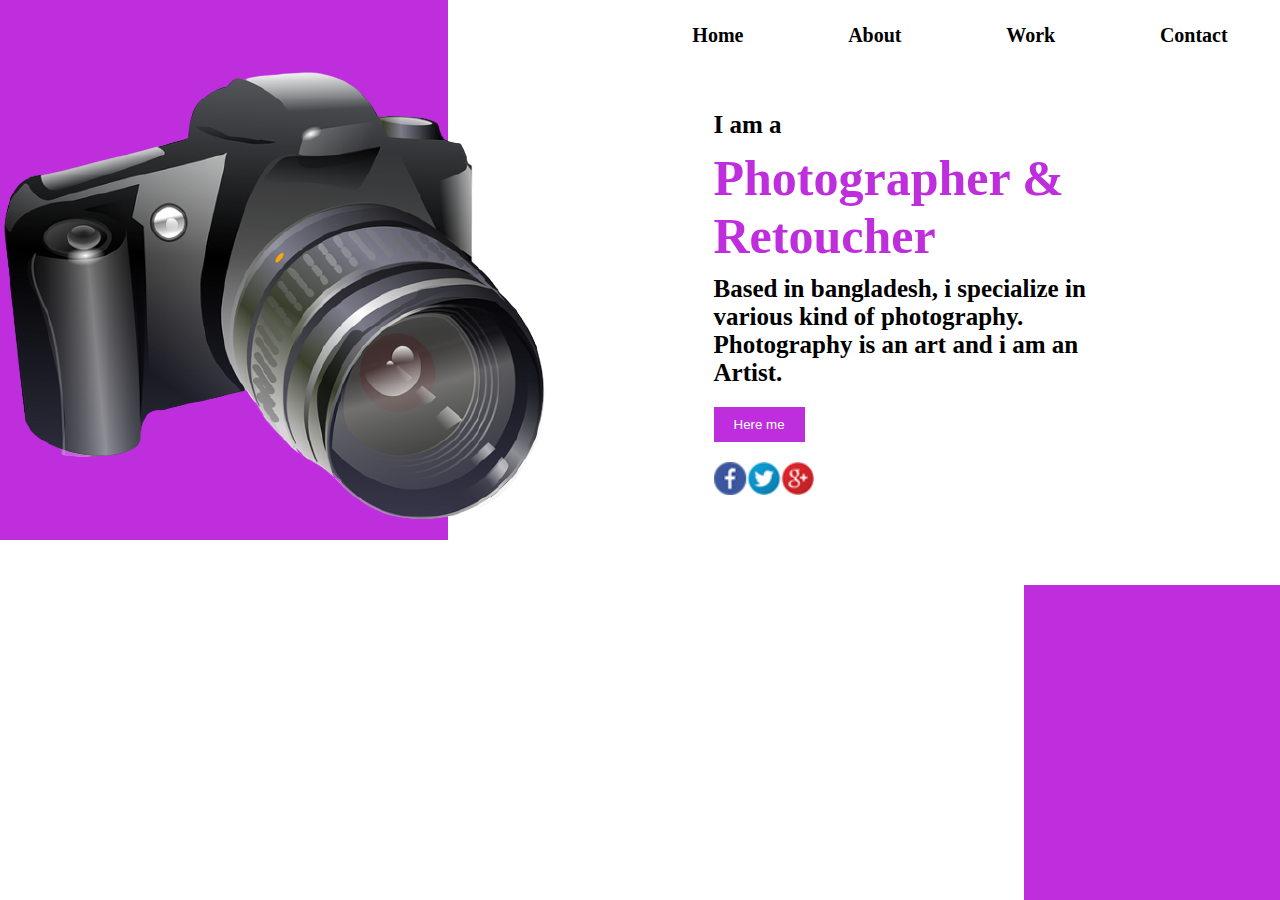
<file: Porject_7(Photography )/index.html>
<!DOCTYPE html>
<html lang="en">
<head>
    <meta charset="UTF-8">
    <meta name="viewport" content="width=device-width, initial-scale=1.0">
    <link rel="stylesheet" href="style.css">
    <title>Photography</title>
    <script src="https://code.jquery.com/jquery-3.7.1.slim.js"></script>
</head>
<body>
     <header>
        <nav>
            <a href="#">Home</a>
            <a href="#">About</a>
            <a href="#">Work</a>
            <a href="#">Contact</a>
         </nav>
         <div class="container">
             <div class="left">
                <img src="camera.png" alt="">
             </div>


             <div class="right">
                <div class="text">
                    <p>I am a</p>
                    <h1>Photographer & Retoucher</h1>
                    <p>Based in bangladesh, i specialize in various kind of photography. Photography is an art and i am an Artist.</p>
                    <button> Here me</button><br>
                    <img src="icon.png" id="icon">
                </div>
             </div>
         </div>
     </header>
     <div class="square"></div>
     <div class="square2"></div>
</body>
</html>
</file>
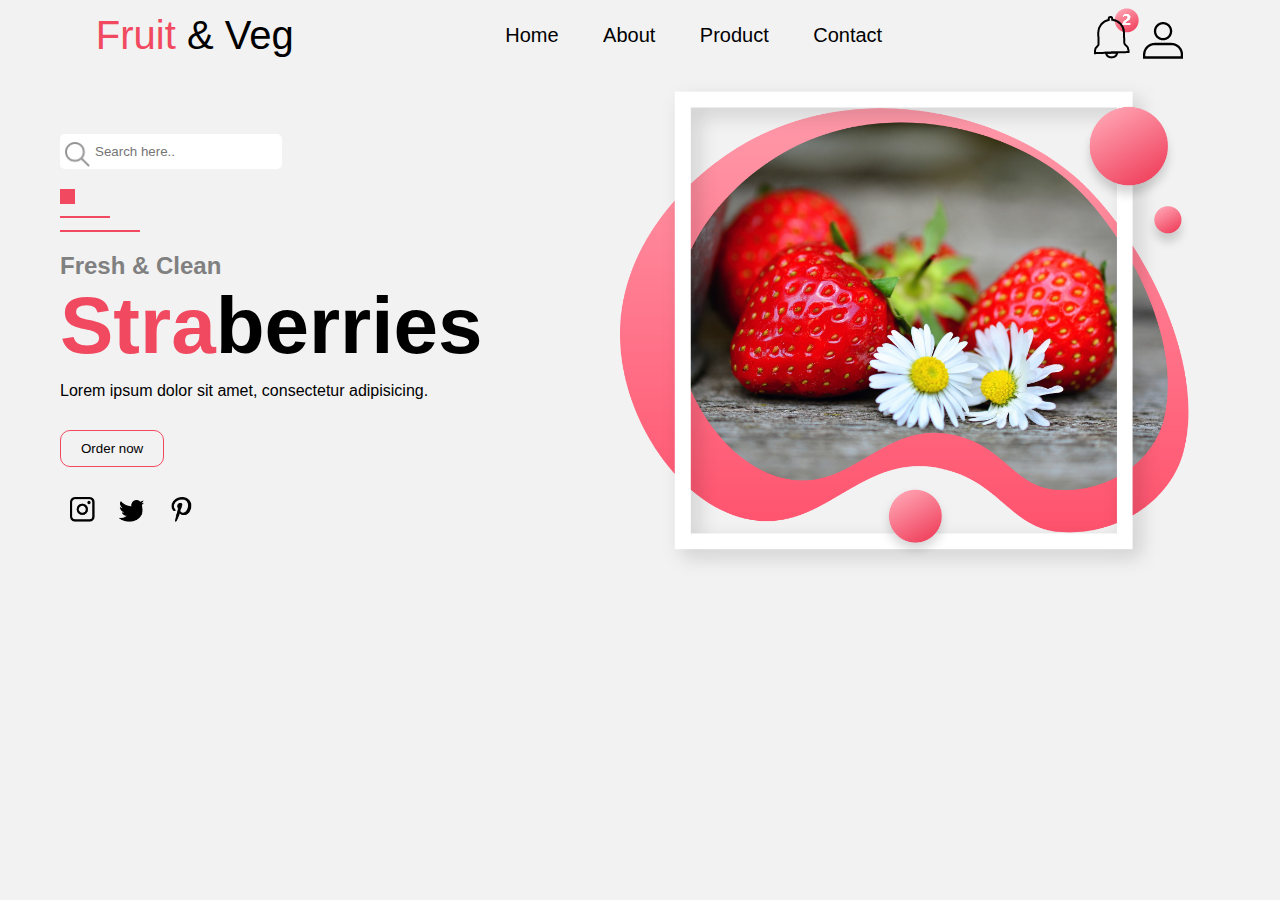
<file: Porject_8(Strawberry website)/index.html>
<!DOCTYPE html>
<html lang="en">
<head>
    <meta charset="UTF-8">
    <meta name="viewport" content="width=device-width, initial-scale=1.0">
    <link rel="stylesheet" href="style.css">
    <title>Strawberry website </title>
</head>
<body>
    <header>
        <nav>
            <div class="logo">
               <span >Fruit </span> & Veg
            </div>
            <div class="menu">
                <a href="#">Home</a>
                <a href="#">About</a>
                <a href="#">Product</a>
                <a href="#">Contact</a>
            </div>
            <div>
                <img src="bell.png">
                <img src="user.png" alt="">
            </div>
        </nav>
        <div class="container">
            <div class="left">
                  <label>
                     <img src="search.png">
                     <input type="Search" name="" placeholder="Search here..">
                  </label>
                  <div class="line">
                    <div class="box1"></div><br>
                    <div class="box2"></div><br>
                    <div class="box3"></div> 
                  </div>
                  <h2>Fresh & Clean</h2>
                  <h1> <span style="color: #f14a60;"> Stra</span>berries</h1>
                  <p> Lorem ipsum dolor sit amet, consectetur adipisicing.</p>
                  <button>Order now</button>
                  <div class="icon">
                        <img src="instagram.png">
                        <img src="twitter.png">
                        <img src="pinterest.png" >
                  </div>
            </div>
            <div class="right">
                <img src="straberry.png">
            </div>
        </div>
    </header>
</body>
</html>
</file>
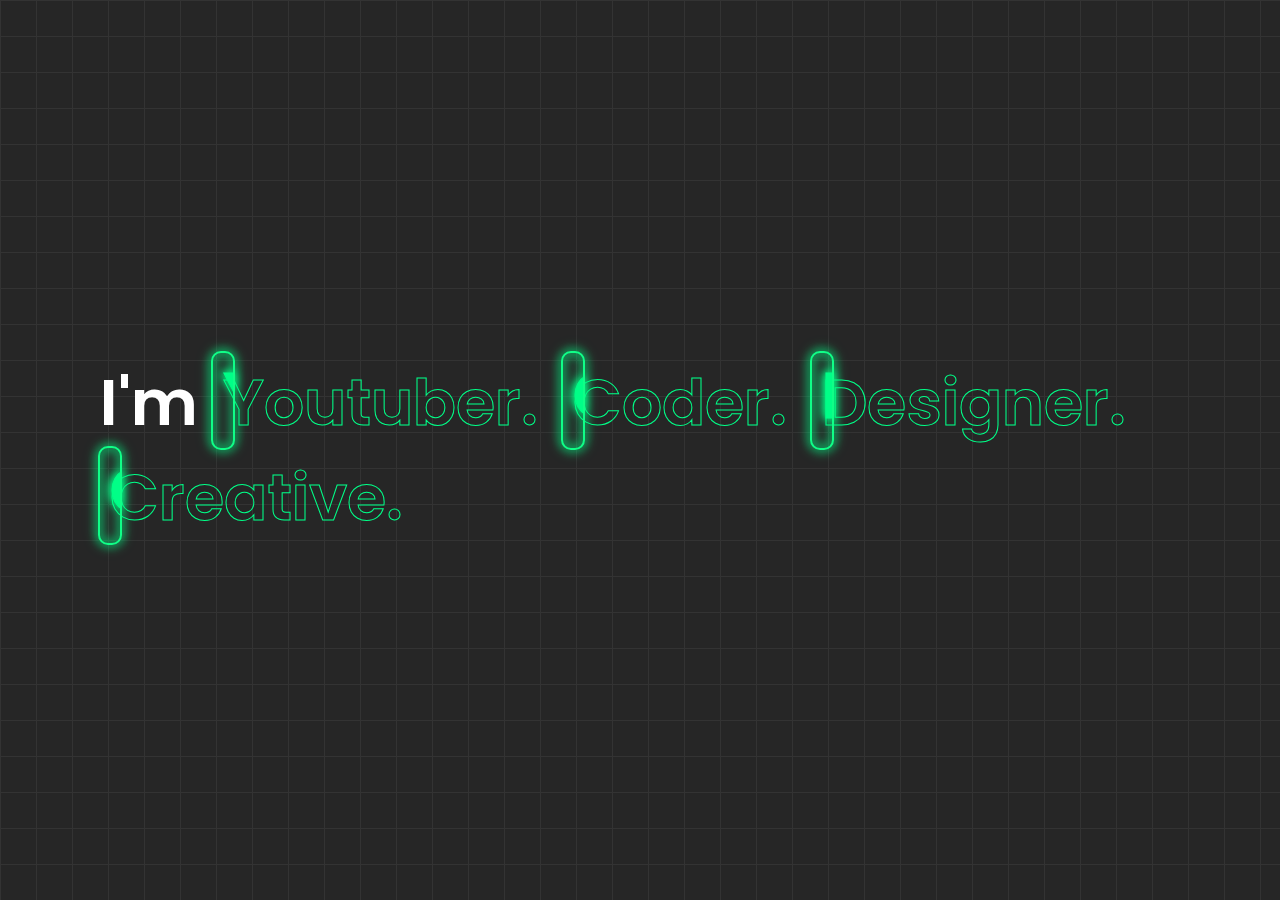
<file: Project_01/index.html>
<!DOCTYPE html>
<html lang="en">
<head>
    <meta charset="UTF-8">
    <meta name="viewport" content="width=device-width, initial-scale=1.0">
    <title>shakwat</title>
    <link rel="stylesheet" href="style.css">
</head>
<body>
    <h2>I'm
        <span style="--i:0;" data-text="Youtuber."> Youtuber.</span>
        <span style="--i:1;" data-text="Coder."> Coder.</span>
        <span style="--i:2;" data-text="Designer.">Designer.</span>
        <span style="--i:3;" data-text="Creative.">Creative.</span>
    </h2>

    <!-- <div style="display: flex;">
        <p>shakawat</p>
        <p>hossain</p>
    </div> -->
    
</body>
</html>
</file>
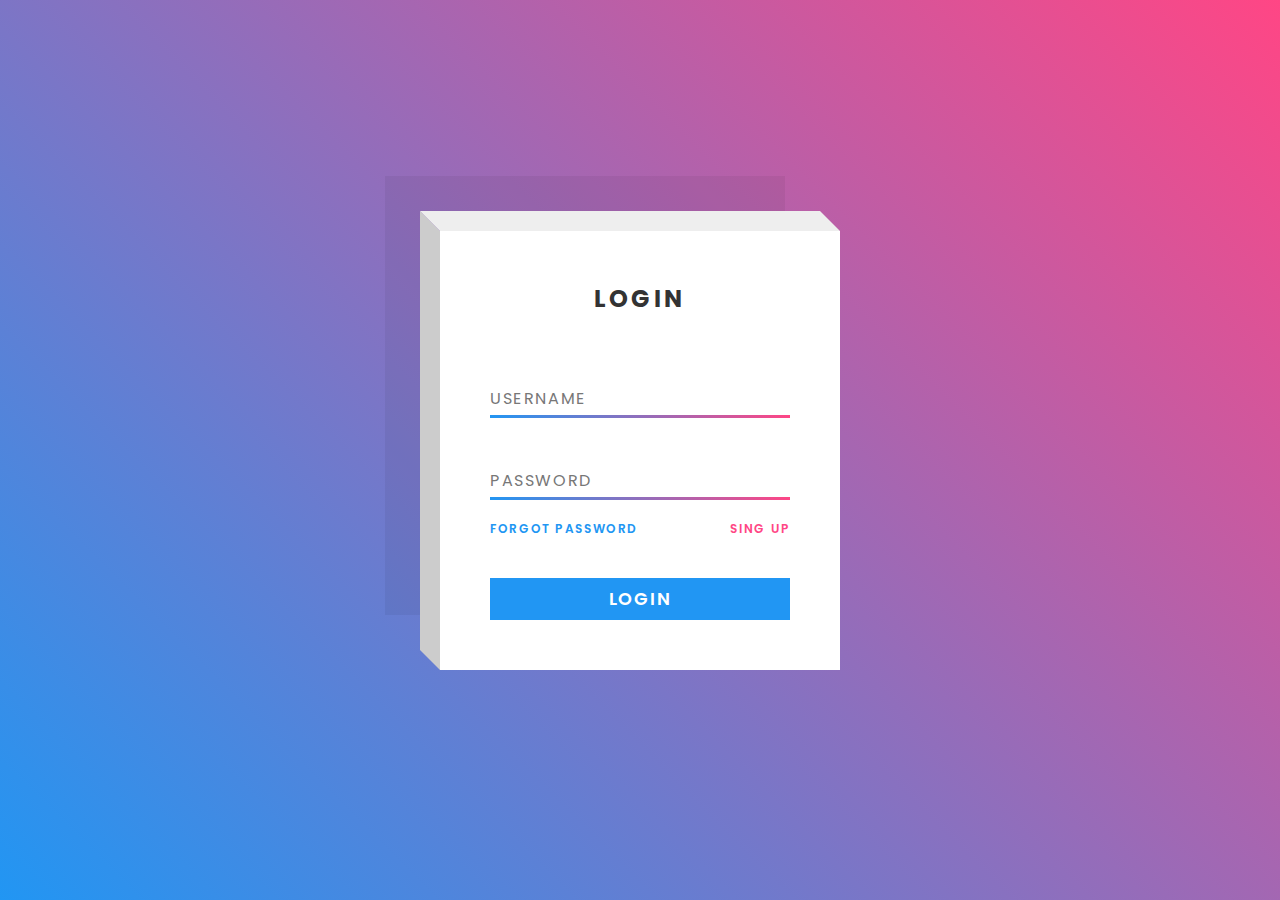
<file: Project_3/index.html>
<!DOCTYPE html>
<html lang="en">
<head>
    <meta charset="UTF-8">
    <meta name="viewport" content="width=device-width, initial-scale=1.0">
    <link rel="stylesheet" href="style.css">
    <link rel="shortcut icon" href="./gaming-headset.png" type="image/x-icon">
    <title>Our It</title>
</head>
<body>
    <div class="container">
        <form>
            <h2>Login</h2>
            <div class="inputbox">
                <input type="text" required="required">
                <span>Username</span>
                <i></i>
            </div>
            <div class="inputbox">
                <input type="password" required="required">
                <span>Password</span>
                <i></i>
            </div>
            <div class="links">
                <a href="#"> Forgot Password</a>
                <a href="#"> Sing up</a>
            </div>
            <div class="inputbox">
                <input type="Submit" value="Login">
            </div>
        </form>
    </div>
</body>
</html>
</file>
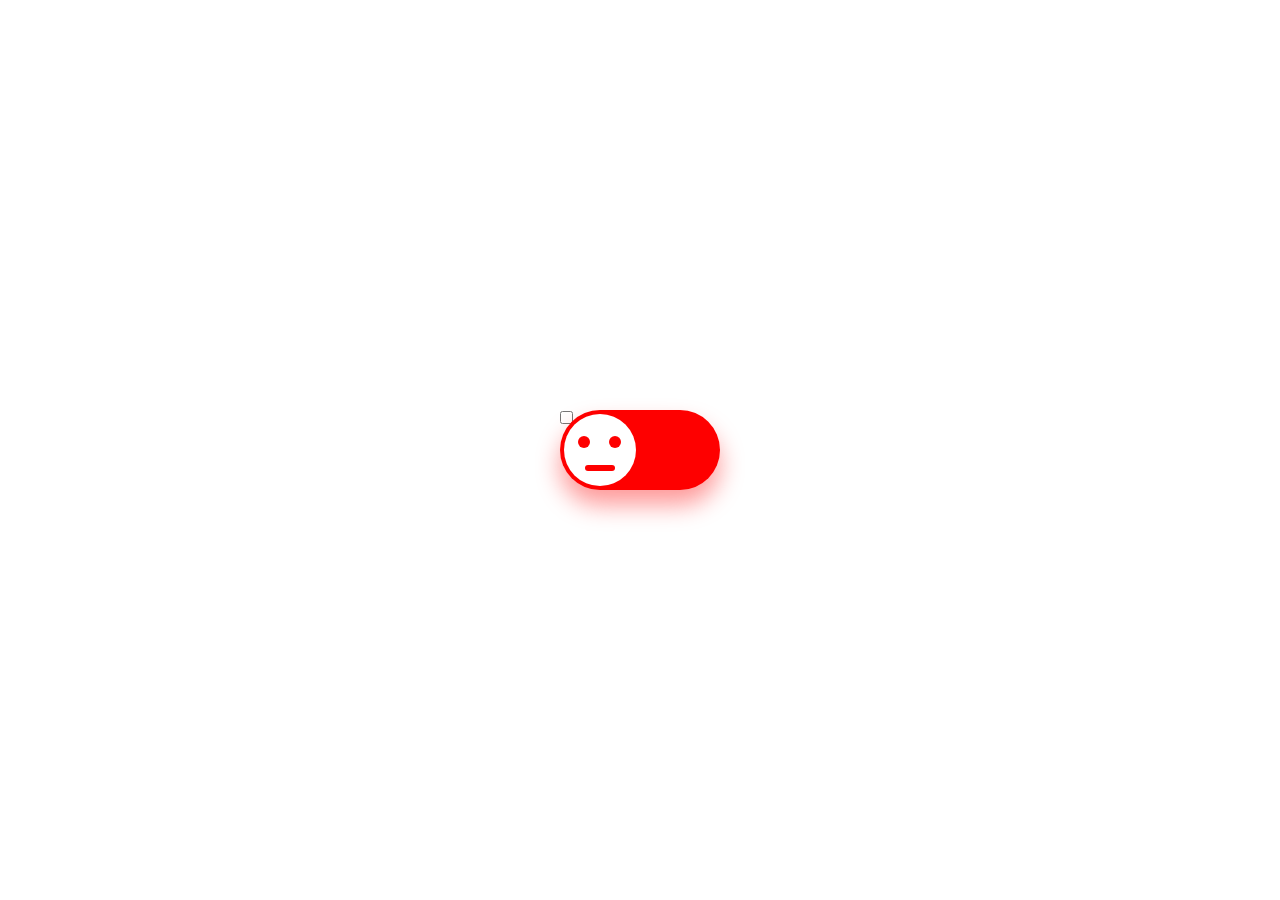
<file: Project_4/index.html>
<!DOCTYPE html>
<html lang="en">
<head>
    <meta charset="UTF-8">
    <meta name="viewport" content="width=device-width, initial-scale=1.0">
    <link rel="stylesheet" href="style.css">
    <title>Our It</title>
</head>
<body>
    <label>
      <input type="checkbox">
      <span><i></i></span>
    </label>
    
</body>
</html>
</file>
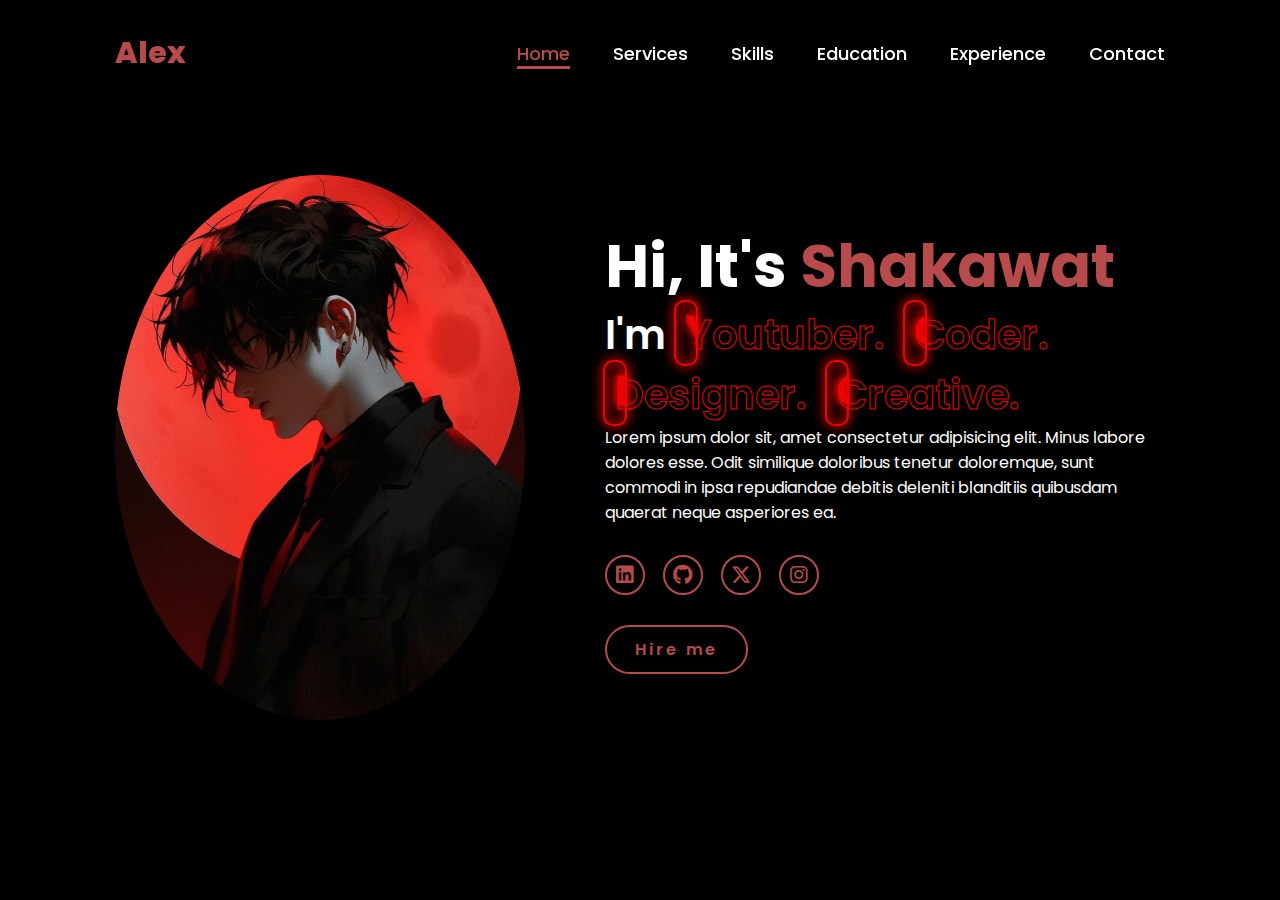
<file: Project_5(Portfolio)/index.html>
<!DOCTYPE html>
<html lang="en">
    
<head>
    <meta charset="UTF-8">
    <meta name="viewport" content="width=device-width, initial-scale=1.0">
    <link rel="stylesheet" href="https://cdnjs.cloudflare.com/ajax/libs/font-awesome/6.5.2/css/all.min.css">
    <link rel="stylesheet" href="style.css">
    <link rel="stylesheet" href="text.css">
    <link rel="shortcut icon" href="h.png" type="image/x-icon">
    <title>Shakawat Portfolio</title>
</head>
<body>
    <header>
        <a href="#" class="logo">Alex</a>

        <nav>
            <a href="#" class="active"> Home</a>
            <a href="#" >Services</a>
            <a href="skills.html" >Skills</a>
            <a href="#" >Education</a>
            <a href="#" >Experience</a>
            <a href="contact.html" >Contact</a>
        </nav>
    </header>
    <section class="home">
        <div class="home-img">
            <img src="main.jpg" alt="">
        </div>
        <div class="home-content">
            <h1>Hi, It's <span>Shakawat</span></h1>
            
            <h2>I'm
                <span style="--i:0;" data-text="Youtuber."> Youtuber.</span>
                <span style="--i:1;" data-text="Coder."> Coder.</span>
                <span style="--i:2;" data-text="Designer.">Designer.</span>
                <span style="--i:3;" data-text="Creative.">Creative.</span>
            </h2>
            <p>Lorem ipsum dolor sit, amet consectetur adipisicing elit. Minus labore dolores esse. Odit similique doloribus tenetur doloremque, sunt commodi in ipsa repudiandae debitis deleniti blanditiis quibusdam quaerat neque asperiores ea.</p>
            <div class="social-icons">
                <a href="#"><i class="fa-brands fa-linkedin"></i></a>
                <a href="#"><i class="fa-brands fa-github"></i></a>
                <a href="#"><i class="fa-brands fa-x-twitter"></i></a>
                <a href="#"><i class="fa-brands fa-instagram"></i></a>
            </div>
            <a href="#" class="btn">Hire me</a>
        </div>
    </section>
</body>
</html>
</file>
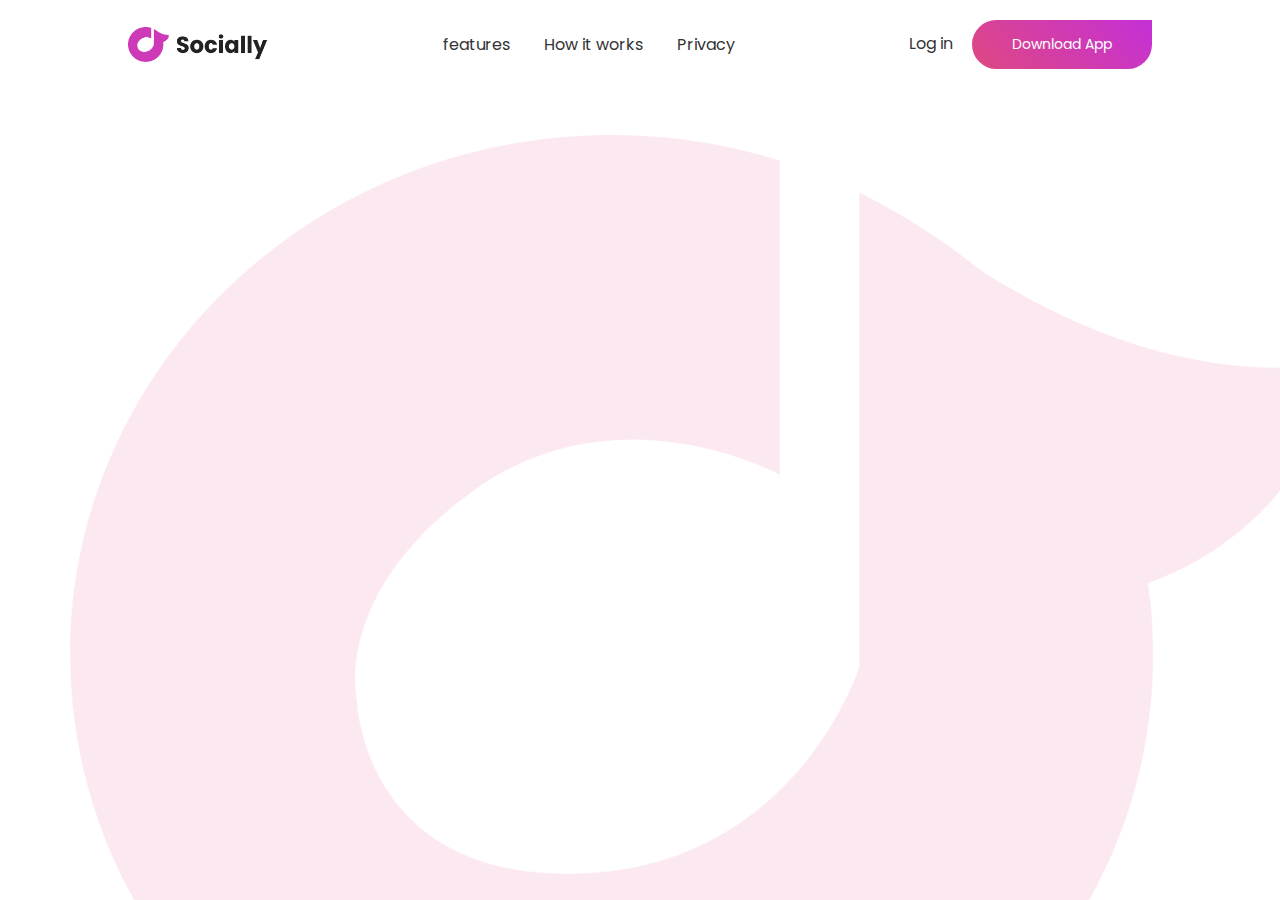
<file: Project_6(Home page )/index.html>
<!DOCTYPE html>
<html lang="en">
<head>
    <meta charset="UTF-8">
    <meta name="viewport" content="width=device-width, initial-scale=1.0">
    <link rel="stylesheet" href="style.css">
    <title>Home Page</title>
</head>
<body>
    <div class="hero">
        <nav>
            <img src="logo.png" class="logo">
            <ul>
                <li><a href="#">features</a></li>
                <li><a href="#">How  it works</a></li>
                <li><a href="#">Privacy</a></li>
            </ul>
            <div>
                <a href="#" class="login-btn"> Log in</a>
                <a href="#" class="btn"> Download App</a>
            </div>
        </nav>
        <div class="content">
            <h1 class="anim">Make<br>New Friends</h1>
            <p class="anim">Lorem ipsum dolor sit, amet consectetur adipisicing elit. Dolores mollitia sunt soluta iusto hic incidunt officiis ea!</p>
            <a href="#" class="btn anim">Join Now</a>
        </div>
        <img src="pic.png" class="feature-img anim">
    </div>
</body>
</html>
</file>
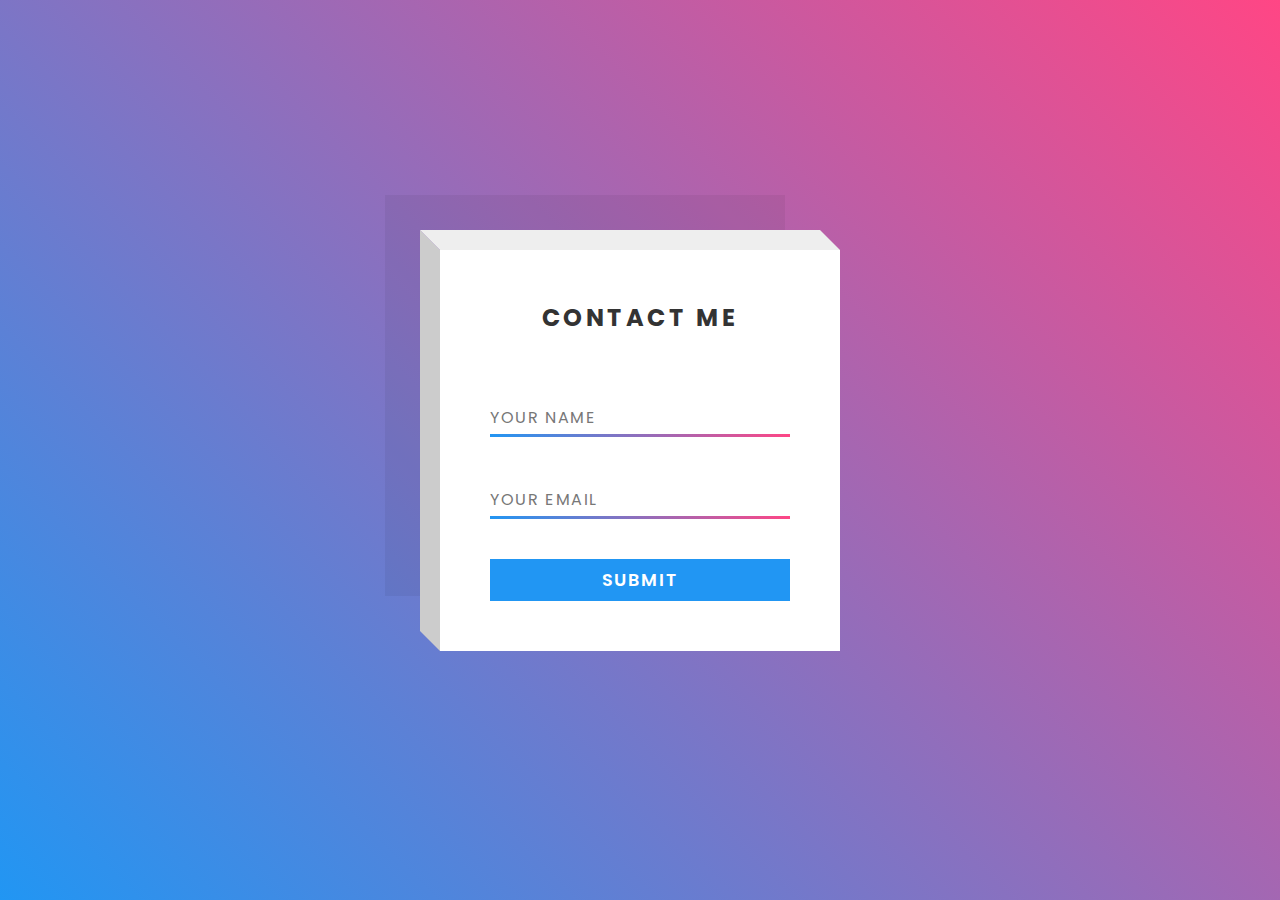
<file: Project_5(Portfolio)/contact.html>
<!DOCTYPE html>
<html lang="en">
<head>
    <meta charset="UTF-8">
    <meta name="viewport" content="width=device-width, initial-scale=1.0">
    <link rel="stylesheet" href="contact.css">
    <link rel="shortcut icon" href="./gaming-headset.png" type="image/x-icon">
    <title>Our It</title>
</head>
<body>
    <div class="container">
        <form>
            <h2>Contact Me</h2>
            <div class="inputbox">
                <input type="text" required="required">
                <span>Your Name</span>
                <i></i>
            </div>
            <div class="inputbox">
                <input type="password" required="required">
                <span>Your Email</span>
                <i></i>
            </div>
            
            <div class="inputbox">
                <input type="Submit" value="Submit">
            </div>
        </form>
    </div>
</body>
</html>
</file>
<file: Porject_7(Photography )/style.css>
*{
    margin: 0;
    padding: 0;
    box-sizing: border-box;
}
header{
    width: 100%;
    height: 100vh;
}
nav{
    width: 50%;
    height: 70px;
    display: flex;
    justify-content: space-around;
    align-items: center;
    float: right;
}
nav a{
   text-decoration: none;
   color: black;
   font-size: 20px;
   font-weight: bold;
}
.container{
    width: 100%;
    display: flex;
    justify-content: center;
    align-items: center;
}
.laft{
    flex-basis: 40%;
}
.laft img{
    width: 100%;
    padding-top: 30px;
    padding-left: 10px;
}
.right{
    flex-basis: 60%;
}
.text{
    max-width: 400px;
    margin: auto;
}
.text h1{
    font-size: 50px;
    color: #be2edd;
}
.text p{
    font-size: 25px;
    font-weight: bold;
    margin: 10px 0px;
}
button{
    padding: 10px 20px;
    background: #be2edd;
    color: white;
    margin: 10px 0px;
    border: none;
}
#icon{
    width: 100px;
    margin-top: 10px;
}
.square{
    width: 35%;
    height: 60%;
    background: #be2edd;
    position: absolute;
    top: 0;
    left: 0;
    z-index: -1;
}
.square2{
    width: 20%;
    height: 35%;
    background: #be2edd;
    position: absolute;
    bottom: 0;
    right: 0;
    z-index: -1;
}
</file>
<file: Porject_8(Strawberry website)/style.css>
*{
    margin: 0;
    padding: 0;
    font-family: sans-serif;
    box-sizing: border-box;
}
header{
    width: 100%;
    height: 100vh;
    background: rgba(0, 0, 0, 0.05);
}
nav{
    display: flex;
    justify-content: space-around;
    align-items: center;
    height: 70px;
}
.logo{
   font-size: 40px;
}
.logo span{
    color: #f14a60;
}
.menu a{
    text-decoration: none;
    color: black;
    font-size: 20px;
    padding: 10px 20px;
}
.container{
    display: flex;
    justify-content: center;
    align-items: center;
}
.left{
    flex-basis: 50%;
    max-width: 600px;
    padding-left: 40px;
}
.right{
    flex-basis: 50%;
}
.right img{
    width: 90%;
}
label{
    position: relative;
    background: white;
}
label img{
    position: absolute;
    top: 0;
    bottom: 0;
    left: 5px;
    width: 25px;
}
label input{
    border: none;
    outline: none;
    border-radius: 5px;
    padding: 10px;
    padding-left: 35px;
}
.line{
   line-height: 12px;
   margin: 20px 0px;
}
.box1{
    width: 15px;
    height: 15px;
    background: #f14a60;
}
.box2{
    width: 50px;
    height: 2px;
    background: #f14a60;
}
.box3{
    width: 80px;
    height: 2px;
    background: #f14a60;
}
.left h1{
     font-size: 80px;
     margin-bottom: 10px;
}
.left h2{
    color: grey;
}
.left button{
    background: none;
    overflow: none;
    border: 1px solid #f14a60;
    border-radius: 10px;
    margin: 30px 0px;
    padding: 10px 20px;
}
.icon img{
    width: 25px;
    margin: 0px 10px;
}
</file>
<file: Project_01/style.css>
@import url('https://fonts.googleapis.com/css?family=poppins:400,500,600,700&display=swap');

*{
    margin: 0;
    padding: 0;
    box-sizing: border-box;
    font-family: 'poppins',sans-serif ;
}
body{
    display: flex;
    justify-content: center;
    align-items: center;
    min-height: 100vh;
    background: #262626;
    background-image: linear-gradient(to right,#333,1px,transparent 1px),linear-gradient(to bottom,#333 1px, transparent 1px);
    background-size: 4vh 4vh;
}
h2{
    display: inline-block;
    color: #fff;
    font-size: 4em;
    font-weight: 600;
    padding: 0 100px;
}
h2 span{
    position: relative;
    color: transparent;
    -webkit-text-stroke: 1px #01fe87;
    line-height: 1.2em;
    padding: 5px 10px;
    animation: displaytext 12s infinite;
    animation-delay: calc(-3s * var(--i));
}
@keyframes displaytext
{
    0%
    {
        display: inline-block;
    }
    25%,100%
    {
      display: none;
    }
}
h2 span::before{
    content: attr(data-text);
    position: absolute;
    top: -2px;
    left: -2px;
    width: 0;
    height: 100%;
    color: #01fe87;
    overflow: hidden;
    white-space: nowrap;
    border: 2px solid #10fe87;
    box-sizing: border-box;
    border-radius: 10px;
    padding: 5px 10px;
    animation: animate 3s linear infinite;
    filter: drop-shadow(0 0 5px #01fe87) drop-shadow(0 0 5px #01fe87);

}
@keyframes animate{
    0%,10%,100%
    {
        width: 0;
    }
    70%,90%
    {
      width: 
      100%;
    }
}
</file>
<file: Project_3/style.css>
@import url('https://fonts.googleapis.com/css2?family=Poppins:ital,wght@0,100;0,200;0,300;0,400;0,500;0,600;0,700;0,800;0,900;1,100;1,200;1,300;1,400;1,500;1,600;1,700;1,800;1,900&display=swap');

*{
    margin: 0;
    padding: 0;
    box-sizing: border-box;
    font-family: 'Poppins',sans-serif;
}
body{
    display: flex;
    justify-content: center;
    align-items: center;
    min-height: 100vh;
    background: linear-gradient(45deg,#2196f3,#ff4685);
}
.container{
    position: relative;
    padding: 50px;
    background: #fff;
    box-shadow: -55px -55px 0 rgba(0, 0, 0, 0.05);
}
.container::before{
    content: '';
    position: absolute;
    left: -20px;
    top: 0;
    width: 20px;
    height: 100%;
    background: #ccc;
    transform: skewY(45deg);
    transform-origin: bottom right;
}
.container::after{
    content: '';
    position: absolute;
    top: -20px;
    left: 0;
    height:20px;
    width: 100%;
    background: #eee;
    transform: skewX(45deg);
    transform-origin: bottom right;
}
form{
    width: 100%;
    display: flex;
    justify-content: center;
    align-items: center;
    flex-direction: column;
}
.container h2{
    color: #333;
    text-transform: uppercase;
    letter-spacing: 0.15em;
    margin-bottom: 20px;
}
.container .inputbox{
    position: relative;
    width: 300px;
    margin-top: 40px;
}
.container .inputbox input{
    position: relative;
    padding: 8px 10px ;
    border: none;
    outline: none;
    width: 100%;
    background: transparent;
    color: #fff;
    font-size: 1.1em;
    letter-spacing: 0.1em;
    text-transform: uppercase;
    z-index: 2;
}
.container .inputbox span{
    position: absolute;
    left: 0;
    padding: 10px 0;
    pointer-events: none;
    font-size: 1em;
    transition: 0.2s;
    letter-spacing: 0.1em;
    color: #777;
    text-transform: uppercase;
}
.container .inputbox input:valid ~ span,
.container .inputbox input:focus ~ span{
    color:#333;
    font-size: 0.85em;
    transform: translateY(-32px);
}
.container .inputbox i{
    position: absolute;
    left: 0;
    bottom: 0;
    width: 100%;
    height: 3px;
    background: linear-gradient(45deg,#2196f3,#ff4685);
    transition: 0.5s;
    pointer-events: none;
    z-index: 1;
}
.container .inputbox input:valid ~ i,
.container .inputbox input:focus ~ i{
    height: 100%;
    box-shadow: inset 0 0 10px rgba(0, 0, 0, 0.25);
}
.container .links{
    position: relative;
    width: 100%;
    display: flex;
    justify-content: space-between;
    margin-top: 20px;
}
.container .links a{
    text-decoration: none;
    color: #2196f3;
    text-transform: uppercase;
    font-weight: 600;
    letter-spacing: 0.1em;
    font-size: 0.75em;
}
.container .links a:nth-child(2){
    color: #ff4685;
}
.container .inputbox input[type="submit"]
{
    background: #2196f3;
    cursor: pointer;
    font-weight: 600;
}
</file>
<file: Project_4/style.css>
*{
    margin:0;
    padding:0;
    box-sizing:border-box;
}
body{
    display: flex;
    justify-content: center;
    align-items: center;
    min-height: 100vh;
}
label{
    position: relative;
    width: 160px;
    height: 80px;
    cursor: pointer;
    /*background: #ccc;*/ 
}
/* label input{
    appearance: none;
} */
label span{
    position: absolute;
    top: 0;
    left: 0;
    width: 100%;
    height: 100%;
    background: #fe0000;
    border-radius: 40px;
    box-shadow: 0 15px 25px #fd000066;
    transition: 0.5s;
}


label input:checked ~ span{
    background: #05be05;
    box-shadow: 0 -15px 25px #05be0566;
    transform: rotate(180deg);
}
label span i{
   position: absolute;
   top: 4px;
   left: 4px;
   width: 72px;
   height: 72px;
   background: #fff;
   border-radius: 50%;
   transition: 0.5s;
   transition-delay: 0.5;
}
label input:checked ~ span i{
    left: 84px;
    transform: rotate(180deg);
}


label span i::before{
    content:'';
    position: absolute;
    top: 22px;
    left: 14px;
    width: 12px;
    height: 12px;
    background: #fe0000;
    border-radius: 50%;
    box-shadow: 31px 0 #fe0000;
    transition: 0.5s;
}



label input:checked ~ span i::before{
    background: #05be05;
    box-shadow: 31px 0 #05be05; 
}


label span i::after{
    content: '';
    position: absolute;
    bottom: 15px;
    left: calc(50% - 15px);
    width: 30px;
    height: 6px;
    border-radius: 6px;
    background: #fe0000;
    transition: 0.5s;
}


label input:checked ~ span i::after
{
    bottom: 12px;
    height: 15px;
    border-radius: 0;
    border-bottom-left-radius: 15px;
    border-bottom-right-radius: 15px;
    background: #05be05;
}
</file>
<file: Project_5(Portfolio)/style.css>
@import url('https://fonts.googleapis.com/css2?family=Poppins:ital,wght@0,100;0,200;0,300;0,400;0,500;0,600;0,700;0,800;0,900;1,100;1,200;1,300;1,400;1,500;1,600;1,700;1,800;1,900&display=swap');
*{
    margin: 0;
    padding: 0;
    box-sizing: border-box;
    text-decoration: none;
    border: none;
    outline: none;
    font-family: 'Poppins', sans-serif;
}

html{
    font-size: 62.5%;
}

body{
    width: 100%;
    height: 100vh;
    overflow-x: hidden;
    background-color: black;
    color: white;
}

header{
    margin-top: 20px;
    position: fixed;
    top: 0;
    left: 0;
    width: 100%;
    padding: 1rem 9%;
    background-color: transparent;
    filter: drop-shadow(10px);
    display: flex;
    justify-content: space-between;
    align-items: center;
    z-index: 100;
}

.logo{
    font-size: 3rem;
    color: #b74b4b;
    font-weight: 800;
    cursor: pointer;
    transition: 0.5s ease;
}

.logo:hover{
    transform: scale(1.1);
}

nav a{
    font-size: 1.8rem;
    color: white;
    margin-left: 4rem;
    font-weight: 500;
    transition: 0.3s ease;
    border-bottom: 3px solid transparent;
}

nav a:hover,
nav a.active{
    color: #b74b4b;
    border-bottom: 3px solid #b74b4b;
}

@media(max-width:995px){
    nav{
        position: absolute;
        display: none;
        top: 0;
        right: 0;
        width: 40%;
        border-left: 3px solid #b74b4b;
        border-bottom: 3px solid #b74b4b;
        border-bottom-left-radius: 2rem;
        padding: 1rem solid;
        background-color: #161616;
        border-top: 0.1rem solid rgba(0,0,0,0.1);
    }

    nav.active{
        display: block;
    }

    nav a{
        display: block;
        font-size: 2rem;
        margin: 3rem 0;
    }

    nav a:hover,
    nav a.active{
        padding: 1rem;
        border-radius: 0.5rem;
        border-bottom: 0.5rem solid #b74b4b;
    }
}

section{
    min-height: 100vh;
    padding: 5rem 9% 5rem;
}

.home{
    display: flex;
    justify-content: center;
    align-items: center;
    gap: 8rem;
    background-color: black;
}

.home .home-content h1{
    font-size: 6rem;
    font-weight: 700;
    line-height: 1.3;
}

span{
    color: #b74b4b;
}

.home-content h3{
    font-size: 4rem;
    margin-bottom: 1rem;
    font-weight: 700;
}

.home-content p{
    font-size: 1.6rem;
}

.home-img{
    border-radius: 50%;
}

.home-img img{
    position: relative;
    width: 32vw;
    border-radius: 50%;
    box-shadow: 0 0 25px solid #b74b4b;
    cursor: pointer;
    transition: 0.2s linear;
}

.home-img img:hover{
    font-size: 1.8rem;
    font-weight: 500;
}

.social-icons a{
    display: inline-flex;
    justify-content: center;
    align-items: center;
    width: 4rem;
    height: 4rem;
    background-color: transparent;
    border: 0.2rem solid #b74b4b;
    font-size: 2rem;
    border-radius: 50%;
    margin: 3rem 1.5rem 3rem 0;
    transition: 0.3s ease;
    color: #b74b4b;
}

.social-icons a:hover{
    color: black;
    transform: scale(1.3) translateY(-5px);
    background-color: #b74b4b;
    box-shadow: 0  0 25px #b74b4b;
}

.btn{
    display: inline-block;
    padding: 1rem 2.8rem;
    background-color: black;
    border-radius: 4rem;
    font-size: 1.6rem;
    color: #b74b4b;
    letter-spacing: 0.3rem;
    font-weight: 600;
    border: 2px solid #b74b4b;
    transition: 0.3s ease;
    cursor: pointer;
}

.btn:hover{
    transform: scale3d(1.03);
    background-color: #b74b4b;
    color: black;
    box-shadow: 0 0 25px #b74b4b;
}

.typing-text{
    font-size: 34px;
    font-weight: 600;
    min-width: 280px;
}

.typing-text span{
    position: relative;
}

.typing-text span::before{
    content: "software Developer";
    color: #b74b4b;
    animation: words 20s infinite;
}

.typing-text span::after{
    content: "";
    background-color: black;
    position: absolute;
    width: calc(100% + 8px);
    height: 100%;
    border-left: 3px solid black;
    right: -8;
    animation: cursor 0.6s infinite;
}

@keyframes cursor{
    to{
        border-left: 3px solid #b74b4b;
    }
}

@keyframes words{
    0%, 20%{
        content: "Web Developer";
    }
    21%, 40%{
        content: "Developer";
    }
    41%, 60%{
        content: "Web Designer";
    }
    61%, 80%{
        content: "Youtuber";
    }
    81%, 100%{
        content: "Script Writer";
    }
}

@media (max-width: 1000px){
    .home{
        gap: 4rem;
    }
}

@media(max-width:995px){
    .home{
        flex-direction: column;
        margin: 5rem 4rem;
    }

    .home .home-content h3{
        font-size: 2.5rem;
    }

    .home-content h1{
        font-size: 5rem;
    }

    .home-img img{
        width: 70vw;
        margin-top: 4rem;
    }
}
</file>
<file: Project_5(Portfolio)/text.css>
h2{
    display: inline-block;
    color: #fff;
    font-size: 4em;
    font-weight: 600;
    padding: 0 0;
}
h2 span{
    position: relative;
    color: transparent;
    -webkit-text-stroke: 1px #ec0404;
    line-height: 1.2em;
    padding: 5px 10px;
    animation: displaytext 12s infinite;
    animation-delay: calc(-3s * var(--i));
}
@keyframes displaytext
{
    0%
    {
        display: inline-block;
    }
    25%,100%
    {
      display: none;
    }
}
h2 span::before{
    content: attr(data-text);
    position: absolute;
    top: -2px;
    left: -2px;
    width: 0;
    height: 100%;
    color: #ec0404;
    overflow: hidden;
    white-space: nowrap;
    border: 2px solid #ec0404;
    box-sizing: border-box;
    border-radius: 10px;
    padding: 5px 10px;
    animation: animate 3s linear infinite;
    filter: drop-shadow(0 0 5px #ec0404) drop-shadow(0 0 5px #ec0404);

}
@keyframes animate{
    0%,10%,100%
    {
        width: 0;
    }
    70%,90%
    {
      width: 
      100%;
    }
}
</file>
<file: Project_6(Home page )/style.css>
@import url('https://fonts.googleapis.com/css2?family=Poppins:ital,wght@0,100;0,200;0,300;0,400;0,500;0,600;0,700;0,800;0,900;1,100;1,200;1,300;1,400;1,500;1,600;1,700;1,800;1,900&display=swap');


*{
    margin: 0;
    padding: 0;
    box-sizing: border-box;
    font-family: 'poppins',sans-serif;
}
.hero{
    width: 100%;
    min-height: 100vh;
    background-image: url(back-image.png);
    background-position: center;
    background-size: cover;
    padding: 10px 10%;
    overflow: hidden;
    position: absolute;
}
nav{
    padding: 10px 0;
    display: flex;
    align-items: center;
    justify-content: space-between;
}
.logo{
    width: 140px;
}
nav ul li{
    display: inline-block;
    list-style: none;
    margin: 10px 15px;
}
nav ul li a{
    text-decoration: none;
    color: #333;
    font-weight: 400;
}
.login-btn{
     text-decoration: none;
     color: #333;
     margin-right: 15px;
     font-weight: 400;
}
.btn{
    display: inline-block;
    text-decoration: none;
    padding: 14px 40px;
    color: #fff;
    background-image: linear-gradient(45deg, #df4881,#c430d7);
    font-size: 14px;
    border-radius: 30px;
    border-top-right-radius: 0;
    transition: 0.5s;
}
.content{
    margin-top: 10%;
    max-width: 600px;
}
.content h1{
    font-size: 70px;
    color: #222;
}
.content p{
    margin: 10px 0 30px;
    color: #333;
    animation-delay: 0.5s;
}
.content .btn{
    padding: 15px 80px;
    font-size: 16px;
    animation-delay: 1s;
}
.btn:hover{
    border-top-right-radius: 30px;
}
.feature-img{
     width: 530px;
     position: absolute;
     bottom: 0;
     right: 10%;
}
.feature-img.anim{
    animation-delay: 1.5s;
}
.anim{
    opacity: 0;
    transform: translateY(30px);
    animation: moveup 0.5s linear forwards;
}
@keyframes moveup{
       100%{
        opacity: 1;
        transform: translateY(0px);
       }
}
</file>
<file: Project_5(Portfolio)/contact.css>
@import url('https://fonts.googleapis.com/css2?family=Poppins:ital,wght@0,100;0,200;0,300;0,400;0,500;0,600;0,700;0,800;0,900;1,100;1,200;1,300;1,400;1,500;1,600;1,700;1,800;1,900&display=swap');

*{
    margin: 0;
    padding: 0;
    box-sizing: border-box;
    font-family: 'Poppins',sans-serif;
}
body{
    display: flex;
    justify-content: center;
    align-items: center;
    min-height: 100vh;
    background: linear-gradient(45deg,#2196f3,#ff4685);
}
.container{
    position: relative;
    padding: 50px;
    background: #fff;
    box-shadow: -55px -55px 0 rgba(0, 0, 0, 0.05);
}
.container::before{
    content: '';
    position: absolute;
    left: -20px;
    top: 0;
    width: 20px;
    height: 100%;
    background: #ccc;
    transform: skewY(45deg);
    transform-origin: bottom right;
}
.container::after{
    content: '';
    position: absolute;
    top: -20px;
    left: 0;
    height:20px;
    width: 100%;
    background: #eee;
    transform: skewX(45deg);
    transform-origin: bottom right;
}
form{
    width: 100%;
    display: flex;
    justify-content: center;
    align-items: center;
    flex-direction: column;
}
.container h2{
    color: #333;
    text-transform: uppercase;
    letter-spacing: 0.15em;
    margin-bottom: 20px;
}
.container .inputbox{
    position: relative;
    width: 300px;
    margin-top: 40px;
}
.container .inputbox input{
    position: relative;
    padding: 8px 10px ;
    border: none;
    outline: none;
    width: 100%;
    background: transparent;
    color: #fff;
    font-size: 1.1em;
    letter-spacing: 0.1em;
    text-transform: uppercase;
    z-index: 2;
}
.container .inputbox span{
    position: absolute;
    left: 0;
    padding: 10px 0;
    pointer-events: none;
    font-size: 1em;
    transition: 0.2s;
    letter-spacing: 0.1em;
    color: #777;
    text-transform: uppercase;
}
.container .inputbox input:valid ~ span,
.container .inputbox input:focus ~ span{
    color:#333;
    font-size: 0.85em;
    transform: translateY(-32px);
}
.container .inputbox i{
    position: absolute;
    left: 0;
    bottom: 0;
    width: 100%;
    height: 3px;
    background: linear-gradient(45deg,#2196f3,#ff4685);
    transition: 0.5s;
    pointer-events: none;
    z-index: 1;
}
.container .inputbox input:valid ~ i,
.container .inputbox input:focus ~ i{
    height: 100%;
    box-shadow: inset 0 0 10px rgba(0, 0, 0, 0.25);
}
.container .links{
    position: relative;
    width: 100%;
    display: flex;
    justify-content: space-between;
    margin-top: 20px;
}
.container .links a{
    text-decoration: none;
    color: #2196f3;
    text-transform: uppercase;
    font-weight: 600;
    letter-spacing: 0.1em;
    font-size: 0.75em;
}
.container .links a:nth-child(2){
    color: #ff4685;
}
.container .inputbox input[type="submit"]
{
    background: #2196f3;
    cursor: pointer;
    font-weight: 600;
}
</file>
